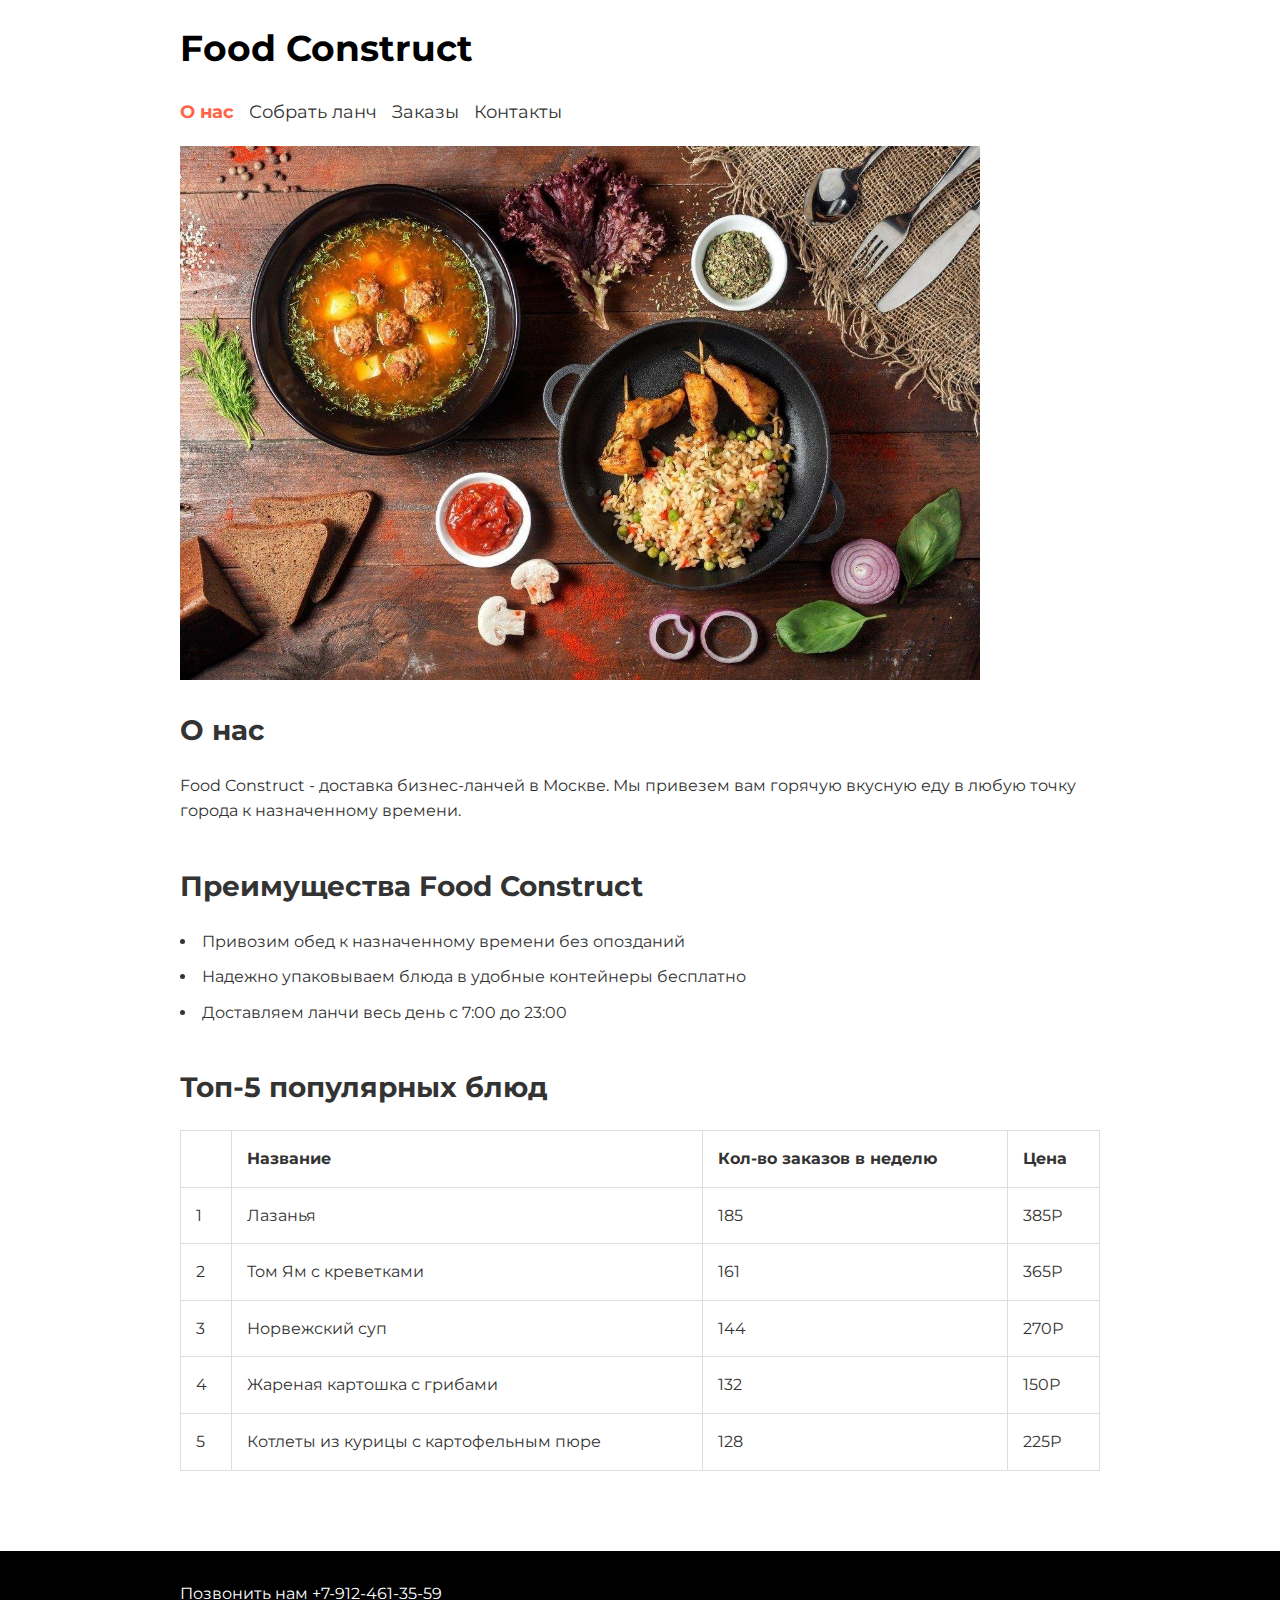
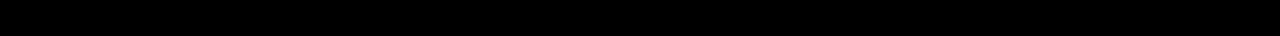
<file: index.html>
<!DOCTYPE html>
<html lang="ru">
<head>
    <meta charset="UTF-8">
    <meta name="viewport" content="width=device-width, initial-scale=1.0">
    <title>Food Construct - Доставка бизнес-ланчей</title>
    <link rel="preconnect" href="https://fonts.googleapis.com">
    <link rel="preconnect" href="https://fonts.gstatic.com" crossorigin>
    <link href="https://fonts.googleapis.com/css2?family=Montserrat:wght@400;700&display=swap" rel="stylesheet">
    <link rel="stylesheet" href="style.css">
</head>
<body>

    <header class="header">
        <div class="container">
            <h1>Food Construct</h1>
            <nav>
                <a href="index.html" id="active">О нас</a>
                <a href="lunch.html">Собрать ланч</a>
                <a href="#">Заказы</a>
                <a href="#contacts">Контакты</a>
            </nav>
        </div>
    </header>

    <main class="main">
        <div class="container">
            <section class="about-us">
                <img src="images/bizneslanch.jpg" alt="Разнообразные блюда бизнес-ланча">
                <h2>О нас</h2>
                <p>Food Construct - доставка бизнес-ланчей в Москве. Мы привезем вам горячую вкусную еду в любую точку города к назначенному времени.</p>
            </section>

            <section class="advantages">
                <h2>Преимущества Food Construct</h2>
                <ul>
                    <li>Привозим обед к назначенному времени без опозданий</li>
                    <li>Надежно упаковываем блюда в удобные контейнеры бесплатно</li>
                    <li>Доставляем ланчи весь день с 7:00 до 23:00</li>
                </ul>
            </section>

            <section class="popular-dishes">
                <h2>Топ-5 популярных блюд</h2>
                <table>
                    <thead>
                        <tr>
                            <th></th>
                            <th>Название</th>
                            <th>Кол-во заказов в неделю</th>
                            <th>Цена</th>
                        </tr>
                    </thead>
                    <tbody>
                        <tr>
                            <td>1</td>
                            <td>Лазанья</td>
                            <td>185</td>
                            <td>385Р</td>
                        </tr>
                        <tr>
                            <td>2</td>
                            <td>Том Ям с креветками</td>
                            <td>161</td>
                            <td>365Р</td>
                        </tr>
                        <tr>
                            <td>3</td>
                            <td>Норвежский суп</td>
                            <td>144</td>
                            <td>270Р</td>
                        </tr>
                        <tr>
                            <td>4</td>
                            <td>Жареная картошка с грибами</td>
                            <td>132</td>
                            <td>150Р</td>
                        </tr>
                        <tr>
                            <td>5</td>
                            <td>Котлеты из курицы с картофельным пюре</td>
                            <td>128</td>
                            <td>225Р</td>
                        </tr>
                    </tbody>
                </table>
            </section>
        </div>
    </main>

    <footer class="footer" id="contacts">
        <div class="container">
            <p>Позвонить нам <a href="tel:+79124613559">+7-912-461-35-59</a></p>
        </div>
    </footer>

</body>
</html>
</file>
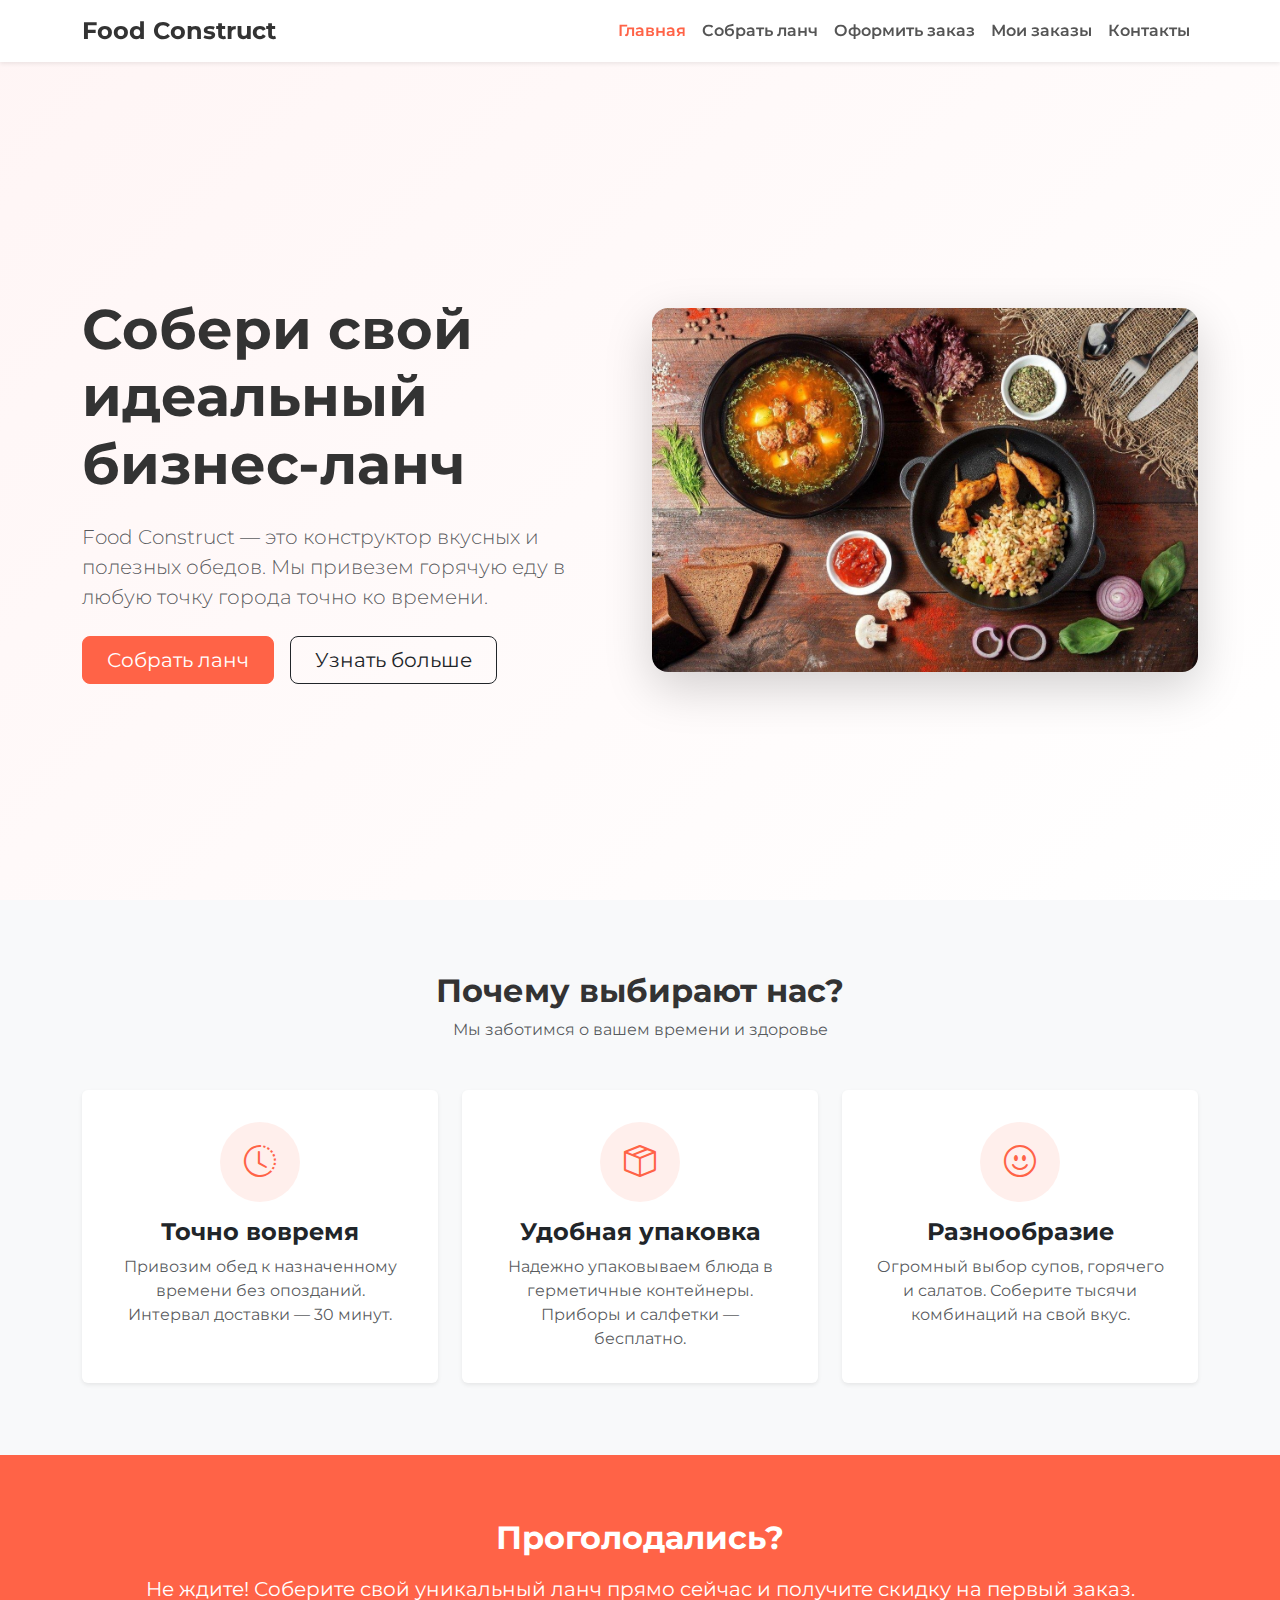
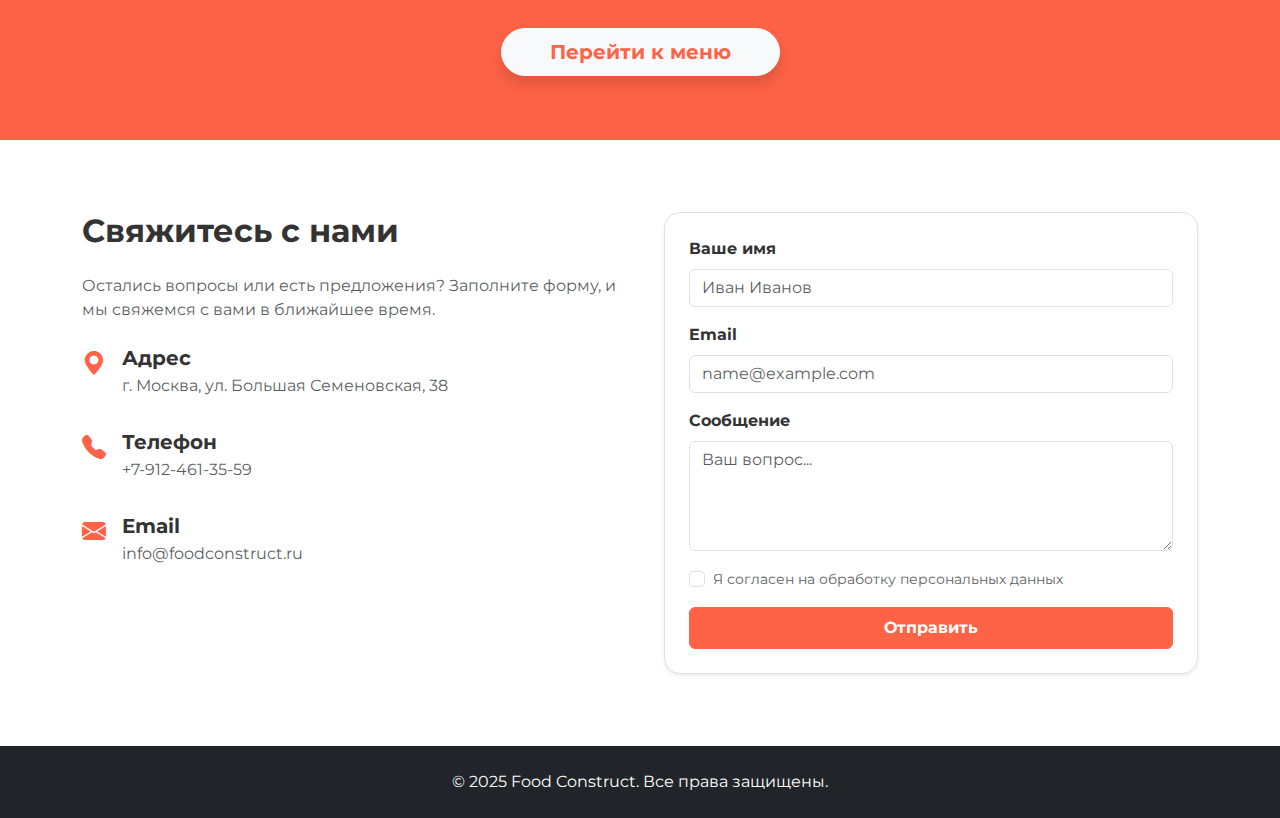
<file: landing.html>
<!DOCTYPE html>
<html lang="ru">
<head>
    <meta charset="UTF-8">
    <meta name="viewport" content="width=device-width, initial-scale=1.0">
    <title>Food Construct - Лендинг</title>
    <link rel="preconnect" href="https://fonts.googleapis.com">
    <link rel="preconnect" href="https://fonts.gstatic.com" crossorigin>
    <link href="https://fonts.googleapis.com/css2?family=Montserrat:wght@400;600;700&display=swap" rel="stylesheet">
    
    <!-- Подключение Bootstrap -->
    <link href="https://cdn.jsdelivr.net/npm/bootstrap@5.3.0/dist/css/bootstrap.min.css" rel="stylesheet">
    <!-- Подключение иконок Bootstrap -->
    <link rel="stylesheet" href="https://cdn.jsdelivr.net/npm/bootstrap-icons@1.10.5/font/bootstrap-icons.css">
    
    <!-- Ваши кастомные стили для лендинга -->
    <link rel="stylesheet" href="landing.css">
</head>
<body>

    <!-- Навигация (Navbar) -->
    <nav class="navbar navbar-expand-lg fixed-top bg-white shadow-sm">
        <div class="container">
            <a class="navbar-brand fw-bold" href="landing.html">Food Construct</a>
            <button class="navbar-toggler" type="button" data-bs-toggle="collapse" data-bs-target="#navbarNav">
                <span class="navbar-toggler-icon"></span>
            </button>
            <div class="collapse navbar-collapse" id="navbarNav">
                <ul class="navbar-nav ms-auto">
                    <li class="nav-item"><a class="nav-link active" href="landing.html">Главная</a></li>
                    <li class="nav-item"><a class="nav-link" href="lunch.html">Собрать ланч</a></li>
                    <li class="nav-item"><a class="nav-link" href="order.html">Оформить заказ</a></li>
                    <li class="nav-item"><a class="nav-link" href="orders.html">Мои заказы</a></li>
                    <li class="nav-item"><a class="nav-link" href="#contacts">Контакты</a></li>
                </ul>
            </div>
        </div>
    </nav>

    <!-- 1. Hero Section -->
    <section class="hero-section d-flex align-items-center">
        <div class="container">
            <div class="row align-items-center">
                <div class="col-lg-6 order-2 order-lg-1">
                    <h1 class="display-4 fw-bold mb-4">Собери свой идеальный бизнес-ланч</h1>
                    <p class="lead mb-4 text-muted">
                        Food Construct — это конструктор вкусных и полезных обедов. 
                        Мы привезем горячую еду в любую точку города точно ко времени.
                    </p>
                    <div class="d-grid gap-2 d-md-flex justify-content-md-start">
                        <a href="lunch.html" class="btn btn-tomato btn-lg px-4 me-md-2">Собрать ланч</a>
                        <a href="#features" class="btn btn-outline-dark btn-lg px-4">Узнать больше</a>
                    </div>
                </div>
                <div class="col-lg-6 order-1 order-lg-2 mb-4 mb-lg-0 text-center">
                    <img src="images/bizneslanch.jpg" class="img-fluid rounded-4 shadow-lg hero-img" alt="Вкусный ланч">
                </div>
            </div>
        </div>
    </section>

    <!-- 2. Преимущества (Features) -->
    <section id="features" class="py-5 bg-light">
        <div class="container py-4">
            <div class="text-center mb-5">
                <h2 class="fw-bold">Почему выбирают нас?</h2>
                <p class="text-muted">Мы заботимся о вашем времени и здоровье</p>
            </div>
            
            <div class="row g-4">
                <!-- Карточка 1 -->
                <div class="col-md-4">
                    <div class="card h-100 border-0 shadow-sm p-3 text-center">
                        <div class="card-body">
                            <div class="feature-icon bg-tomato-soft text-tomato mb-3">
                                <i class="bi bi-clock-history fs-2"></i>
                            </div>
                            <h4 class="card-title fw-bold">Точно вовремя</h4>
                            <p class="card-text text-muted">Привозим обед к назначенному времени без опозданий. Интервал доставки — 30 минут.</p>
                        </div>
                    </div>
                </div>
                <!-- Карточка 2 -->
                <div class="col-md-4">
                    <div class="card h-100 border-0 shadow-sm p-3 text-center">
                        <div class="card-body">
                            <div class="feature-icon bg-tomato-soft text-tomato mb-3">
                                <i class="bi bi-box-seam fs-2"></i>
                            </div>
                            <h4 class="card-title fw-bold">Удобная упаковка</h4>
                            <p class="card-text text-muted">Надежно упаковываем блюда в герметичные контейнеры. Приборы и салфетки — бесплатно.</p>
                        </div>
                    </div>
                </div>
                <!-- Карточка 3 -->
                <div class="col-md-4">
                    <div class="card h-100 border-0 shadow-sm p-3 text-center">
                        <div class="card-body">
                            <div class="feature-icon bg-tomato-soft text-tomato mb-3">
                                <i class="bi bi-emoji-smile fs-2"></i>
                            </div>
                            <h4 class="card-title fw-bold">Разнообразие</h4>
                            <p class="card-text text-muted">Огромный выбор супов, горячего и салатов. Соберите тысячи комбинаций на свой вкус.</p>
                        </div>
                    </div>
                </div>
            </div>
        </div>
    </section>

    <!-- 3. Call to Action (CTA) -->
    <section class="cta-section py-5 bg-tomato text-white text-center">
        <div class="container py-3">
            <h2 class="fw-bold mb-3">Проголодались?</h2>
            <p class="fs-5 mb-4">Не ждите! Соберите свой уникальный ланч прямо сейчас и получите скидку на первый заказ.</p>
            <a href="lunch.html" class="btn btn-light btn-lg fw-bold text-tomato rounded-pill px-5 shadow">Перейти к меню</a>
        </div>
    </section>

    <!-- 4. Форма обратной связи и контакты -->
    <section id="contacts" class="py-5">
        <div class="container py-4">
            <div class="row g-5">
                <!-- Контактная информация -->
                <div class="col-lg-6">
                    <h2 class="fw-bold mb-4">Свяжитесь с нами</h2>
                    <p class="text-muted mb-4">Остались вопросы или есть предложения? Заполните форму, и мы свяжемся с вами в ближайшее время.</p>
                    
                    <div class="d-flex mb-3">
                        <div class="flex-shrink-0 text-tomato"><i class="bi bi-geo-alt-fill fs-4"></i></div>
                        <div class="ms-3">
                            <h5 class="fw-bold mb-1">Адрес</h5>
                            <p class="text-muted">г. Москва, ул. Большая Семеновская, 38</p>
                        </div>
                    </div>
                    
                    <div class="d-flex mb-3">
                        <div class="flex-shrink-0 text-tomato"><i class="bi bi-telephone-fill fs-4"></i></div>
                        <div class="ms-3">
                            <h5 class="fw-bold mb-1">Телефон</h5>
                            <p class="text-muted"><a href="tel:+79124613559" class="text-decoration-none text-muted">+7-912-461-35-59</a></p>
                        </div>
                    </div>

                    <div class="d-flex mb-3">
                        <div class="flex-shrink-0 text-tomato"><i class="bi bi-envelope-fill fs-4"></i></div>
                        <div class="ms-3">
                            <h5 class="fw-bold mb-1">Email</h5>
                            <p class="text-muted">info@foodconstruct.ru</p>
                        </div>
                    </div>
                </div>

                <!-- Форма -->
                <div class="col-lg-6">
                    <form class="p-4 border rounded-4 shadow-sm bg-white">
                        <div class="mb-3">
                            <label for="feedbackName" class="form-label fw-bold">Ваше имя</label>
                            <input type="text" class="form-control" id="feedbackName" placeholder="Иван Иванов">
                        </div>
                        <div class="mb-3">
                            <label for="feedbackEmail" class="form-label fw-bold">Email</label>
                            <input type="email" class="form-control" id="feedbackEmail" placeholder="name@example.com">
                        </div>
                        <div class="mb-3">
                            <label for="feedbackMessage" class="form-label fw-bold">Сообщение</label>
                            <textarea class="form-control" id="feedbackMessage" rows="4" placeholder="Ваш вопрос..."></textarea>
                        </div>
                        <div class="mb-3 form-check">
                            <input type="checkbox" class="form-check-input" id="checkTerms">
                            <label class="form-check-label text-muted small" for="checkTerms">Я согласен на обработку персональных данных</label>
                        </div>
                        <button type="submit" class="btn btn-tomato w-100 py-2 fw-bold">Отправить</button>
                    </form>
                </div>
            </div>
        </div>
    </section>

    <!-- Footer -->
    <footer class="bg-dark text-white py-4 text-center">
        <div class="container">
            <p class="mb-0">&copy; 2025 Food Construct. Все права защищены.</p>
        </div>
    </footer>

    <!-- Bootstrap JS Bundle -->
    <script src="https://cdn.jsdelivr.net/npm/bootstrap@5.3.0/dist/js/bootstrap.bundle.min.js"></script>
</body>
</html>
</file>
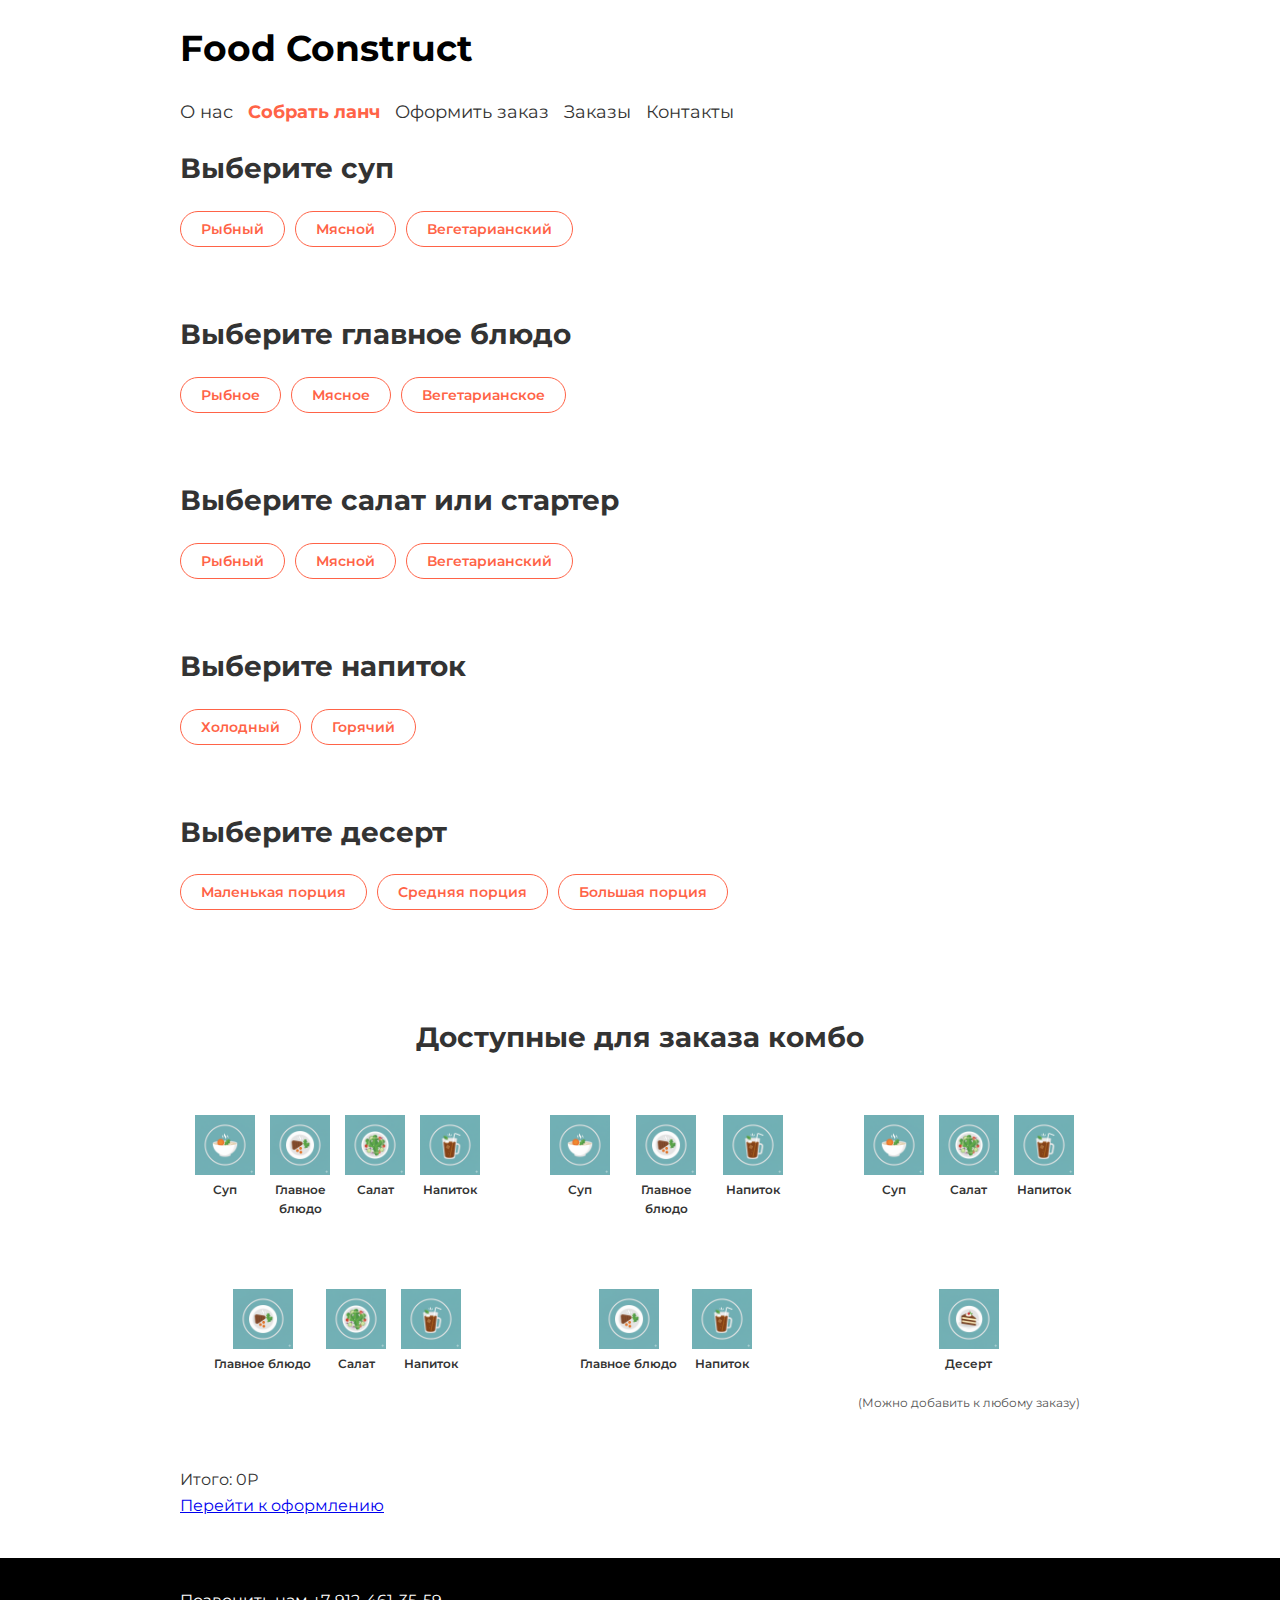
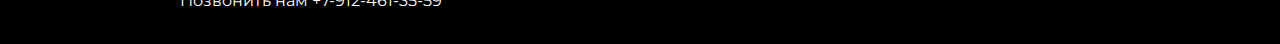
<file: lunch.html>
<!DOCTYPE html>
<html lang="ru">
<head>
    <meta charset="UTF-8">
    <meta name="viewport" content="width=device-width, initial-scale=1.0">
    <title>Собрать ланч - Food Construct</title>
    <link rel="preconnect" href="https://fonts.googleapis.com">
    <link rel="preconnect" href="https://fonts.gstatic.com" crossorigin>
    <link href="https://fonts.googleapis.com/css2?family=Montserrat:wght@400;700&display=swap" rel="stylesheet">
    
    <link rel="stylesheet" href="style.css">
    <link rel="stylesheet" href="lunch-styles.css">
</head>
<body>
    <header class="header">
    <div class="container">
        <h1>Food Construct</h1>
        <nav>
            <a href="index.html">О нас</a>
            <a href="lunch.html" id="active">Собрать ланч</a>
            <a href="order.html">Оформить заказ</a>
            <a href="orders.html">Заказы</a>
            <a href="#contacts">Контакты</a>
        </nav>
    </div>
    </header>

    <main class="main">
        <div class="container">
            
            <!-- Секции меню (Супы, Главное, Салаты и т.д.) -->
            <section class="menu-section" data-category="soup">
                <h2>Выберите суп</h2>
                <div class="filters-container">
                    <button class="filter-btn" data-kind="fish">Рыбный</button>
                    <button class="filter-btn" data-kind="meat">Мясной</button>
                    <button class="filter-btn" data-kind="veg">Вегетарианский</button>
                </div>
                <div class="dishes-grid" id="soups-grid"></div>
            </section>
            
            <section class="menu-section" data-category="main">
                <h2>Выберите главное блюдо</h2>
                <div class="filters-container">
                    <button class="filter-btn" data-kind="fish">Рыбное</button>
                    <button class="filter-btn" data-kind="meat">Мясное</button>
                    <button class="filter-btn" data-kind="veg">Вегетарианское</button>
                </div>
                <div class="dishes-grid" id="main-dishes-grid"></div>
            </section>

            <section class="menu-section" data-category="salad">
                <h2>Выберите салат или стартер</h2>
                <div class="filters-container">
                    <button class="filter-btn" data-kind="fish">Рыбный</button>
                    <button class="filter-btn" data-kind="meat">Мясной</button>
                    <button class="filter-btn" data-kind="veg">Вегетарианский</button>
                </div>
                <div class="dishes-grid" id="salads-grid"></div>
            </section>

            <section class="menu-section" data-category="drink">
                <h2>Выберите напиток</h2>
                <div class="filters-container">
                    <button class="filter-btn" data-kind="cold">Холодный</button>
                    <button class="filter-btn" data-kind="hot">Горячий</button>
                </div>
                <div class="dishes-grid" id="drinks-grid"></div>
            </section>

            <section class="menu-section" data-category="dessert">
                <h2>Выберите десерт</h2>
                <div class="filters-container">
                    <button class="filter-btn" data-kind="small">Маленькая порция</button>
                    <button class="filter-btn" data-kind="medium">Средняя порция</button>
                    <button class="filter-btn" data-kind="large">Большая порция</button>
                </div>
                <div class="dishes-grid" id="desserts-grid"></div>
            </section>

        </div>

        <section class="combo-section">
            <div class="container">
                <h2>Доступные для заказа комбо</h2>
                <div class="combo-grid">
                    
                    <!-- Комбо 1 -->
                    <div class="combo-item">
                        <div class="combo-dish"><img src="images/icon_soup.png" alt="Суп"><span>Суп</span></div>
                        <div class="combo-dish"><img src="images/icon_main.png" alt="Главное"><span>Главное блюдо</span></div>
                        <div class="combo-dish"><img src="images/icon_salad.png" alt="Салат"><span>Салат</span></div>
                        <div class="combo-dish"><img src="images/icon_drink.png" alt="Напиток"><span>Напиток</span></div>
                    </div>

                    <!-- Комбо 2 -->
                    <div class="combo-item">
                        <div class="combo-dish"><img src="images/icon_soup.png" alt="Суп"><span>Суп</span></div>
                        <div class="combo-dish"><img src="images/icon_main.png" alt="Главное"><span>Главное блюдо</span></div>
                        <div class="combo-dish"><img src="images/icon_drink.png" alt="Напиток"><span>Напиток</span></div>
                    </div>

                    <!-- Комбо 3 -->
                    <div class="combo-item">
                        <div class="combo-dish"><img src="images/icon_soup.png" alt="Суп"><span>Суп</span></div>
                        <div class="combo-dish"><img src="images/icon_salad.png" alt="Салат"><span>Салат</span></div>
                        <div class="combo-dish"><img src="images/icon_drink.png" alt="Напиток"><span>Напиток</span></div>
                    </div>

                    <!-- Комбо 4 -->
                    <div class="combo-item">
                        <div class="combo-dish"><img src="images/icon_main.png" alt="Главное"><span>Главное блюдо</span></div>
                        <div class="combo-dish"><img src="images/icon_salad.png" alt="Салат"><span>Салат</span></div>
                        <div class="combo-dish"><img src="images/icon_drink.png" alt="Напиток"><span>Напиток</span></div>
                    </div>

                    <!-- Комбо 5 -->
                    <div class="combo-item">
                        <div class="combo-dish"><img src="images/icon_main.png" alt="Главное"><span>Главное блюдо</span></div>
                        <div class="combo-dish"><img src="images/icon_drink.png" alt="Напиток"><span>Напиток</span></div>
                    </div>

                    <!-- Десерт -->
                    <div class="combo-item combo-dessert">
                        <div class="combo-dish"><img src="images/icon_dessert.png" alt="Десерт"><span>Десерт</span></div>
                        <p class="dessert-note">(Можно добавить к любому заказу)</p>
                    </div>
                </div>
            </div>
        </section>
        
        <!-- Панель перехода к оформлению заказа -->
        <div class="order-bar-wrapper">
            <div class="container">
                <div class="order-bar" id="order-bar">
                    <div class="order-bar-info">
                        <span>Итого:</span>
                        <span id="order-total-price">0Р</span>
                    </div>
                    <a href="order.html" class="btn btn-submit" id="order-link">Перейти к оформлению</a>
                </div>
            </div>
        </div>
    </main>

    <footer class="footer" id="contacts">
        <div class="container">
            <p>Позвонить нам <a href="tel:+79124613559">+7-912-461-35-59</a></p>
        </div>
    </footer>

    <script src="scripts.js"></script>

</body>
</html>
</file>
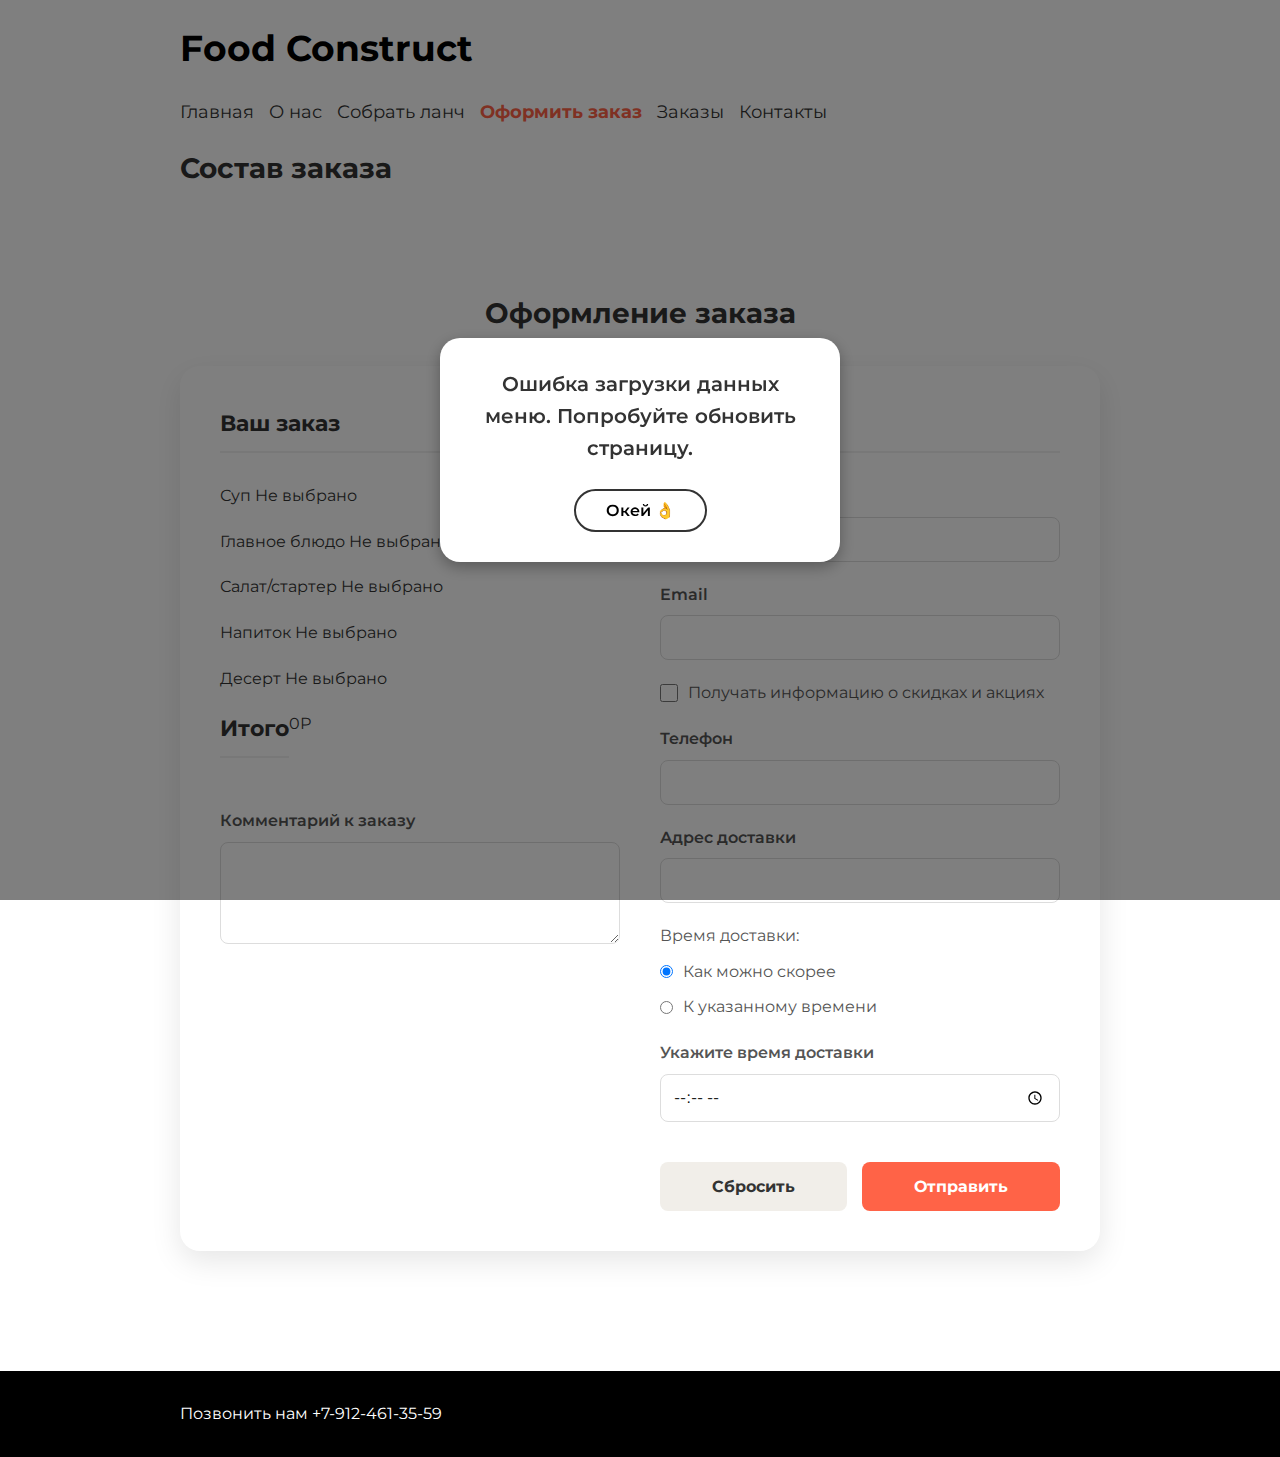
<file: order.html>
<!DOCTYPE html>
<html lang="ru">
<head>
    <meta charset="UTF-8">
    <meta name="viewport" content="width=device-width, initial-scale=1.0">
    <title>Оформление заказа - Food Construct</title>
    <link rel="preconnect" href="https://fonts.googleapis.com">
    <link rel="preconnect" href="https://fonts.gstatic.com" crossorigin>
    <link href="https://fonts.googleapis.com/css2?family=Montserrat:wght@400;700&display=swap" rel="stylesheet">
    
    <link rel="stylesheet" href="style.css">
    <link rel="stylesheet" href="lunch-styles.css">
    <link rel="stylesheet" href="form-styles.css"> <!-- Стили формы переиспользуем -->
</head>
<body>
    <header class="header">
    <div class="container">
        <h1>Food Construct</h1>
        <nav>
            <a href="landing.html">Главная</a>
            <a href="index.html">О нас</a>
            <a href="lunch.html">Собрать ланч</a>
            <a href="order.html" id="active">Оформить заказ</a>
            <a href="orders.html">Заказы</a>
            <a href="#contacts">Контакты</a>
        </nav>
    </div>
    </header>

    <main class="main">
        <div class="container">
            
            <!-- Секция: Состав заказа -->
            <section class="order-list-section">
                <h2>Состав заказа</h2>
                <div class="dishes-grid" id="order-items-grid">
                    <!-- Сюда добавляем с помощью js карточки -->
                </div>
                <p id="empty-cart-message" style="display: none; text-align: center; font-size: 18px;">
                    Ничего не выбрано. Чтобы добавить блюда в заказ, перейдите на страницу <a href="lunch.html" style="color: tomato;">Собрать ланч</a>.
                </p>
            </section>

            <!-- Секция: Форма оформления -->
            <section class="order-form-section">
                <h2>Оформление заказа</h2>
                <form class="order-form" id="order-form">
                    
                    <!-- Левая колонка: Итоговый список -->
                    <div class="form-block client-order">
                        <h3>Ваш заказ</h3>
                        
                        <div class="order-summary-item">
                            <span>Суп</span>
                            <span id="summary-soup">Не выбрано</span>
                        </div>
                        <div class="order-summary-item">
                            <span>Главное блюдо</span>
                            <span id="summary-main-course">Не выбрано</span>
                        </div>
                        <div class="order-summary-item">
                            <span>Салат/стартер</span>
                            <span id="summary-salad">Не выбрано</span>
                        </div>
                        <div class="order-summary-item">
                            <span>Напиток</span>
                            <span id="summary-drink">Не выбрано</span>
                        </div>
                        <div class="order-summary-item">
                            <span>Десерт</span>
                            <span id="summary-dessert">Не выбрано</span>
                        </div>

                        <div class="total-cost" id="total-cost-container" style="display: flex;">
                            <h3>Итого</h3>
                            <p id="total-cost-value">0Р</p>
                        </div>
                        
                        <div class="form-group" style="margin-top: 20px;">
                            <label for="comment">Комментарий к заказу</label>
                            <textarea name="comment" id="comment" rows="4"></textarea>
                        </div>
                    </div>

                    <!-- Правая колонка: Данные клиента -->
                    <div class="form-block client-data">
                        <h3>Ваши данные</h3>
                        <div class="form-group">
                            <label for="name">Имя</label>
                            <input type="text" id="name" name="full_name" required>
                        </div>
                        <div class="form-group">
                            <label for="email">Email</label>
                            <input type="email" id="email" name="email" required>
                        </div>
                        <div class="form-group checkbox-group">
                            <input type="checkbox" id="subscribe" name="subscribe">
                            <label for="subscribe">Получать информацию о скидках и акциях</label>
                        </div>
                        <div class="form-group">
                            <label for="phone">Телефон</label>
                            <input type="tel" id="phone" name="phone" required>
                        </div>
                        <div class="form-group">
                            <label for="address">Адрес доставки</label>
                            <input type="text" id="address" name="delivery_address" required>
                        </div>
                        
                        <div class="form-group radio-group">
                            <label>Время доставки:</label>
                            <div>
                                <input type="radio" id="asap" name="delivery_type" value="now" required checked>
                                <label for="asap">Как можно скорее</label>
                            </div>
                            <div>
                                <input type="radio" id="specific-time" name="delivery_type" value="by_time">
                                <label for="specific-time">К указанному времени</label>
                            </div>
                        </div>
                        
                        <div class="form-group">
                            <label for="delivery-time">Укажите время доставки</label>
                            <input type="time" id="delivery-time" name="delivery_time" min="07:00" max="23:00" step="300">
                        </div>

                        <div class="form-buttons">
                            <button type="button" class="btn btn-reset">Сбросить</button>
                            <button type="submit" class="btn btn-submit">Отправить</button>
                        </div>
                    </div>
                </form>
            </section>

        </div>
    </main>

    <footer class="footer" id="contacts">
        <div class="container">
            <p>Позвонить нам <a href="tel:+79124613559">+7-912-461-35-59</a></p>
        </div>
    </footer>

    <script src="order-scripts.js"></script>

</body>
</html>
</file>
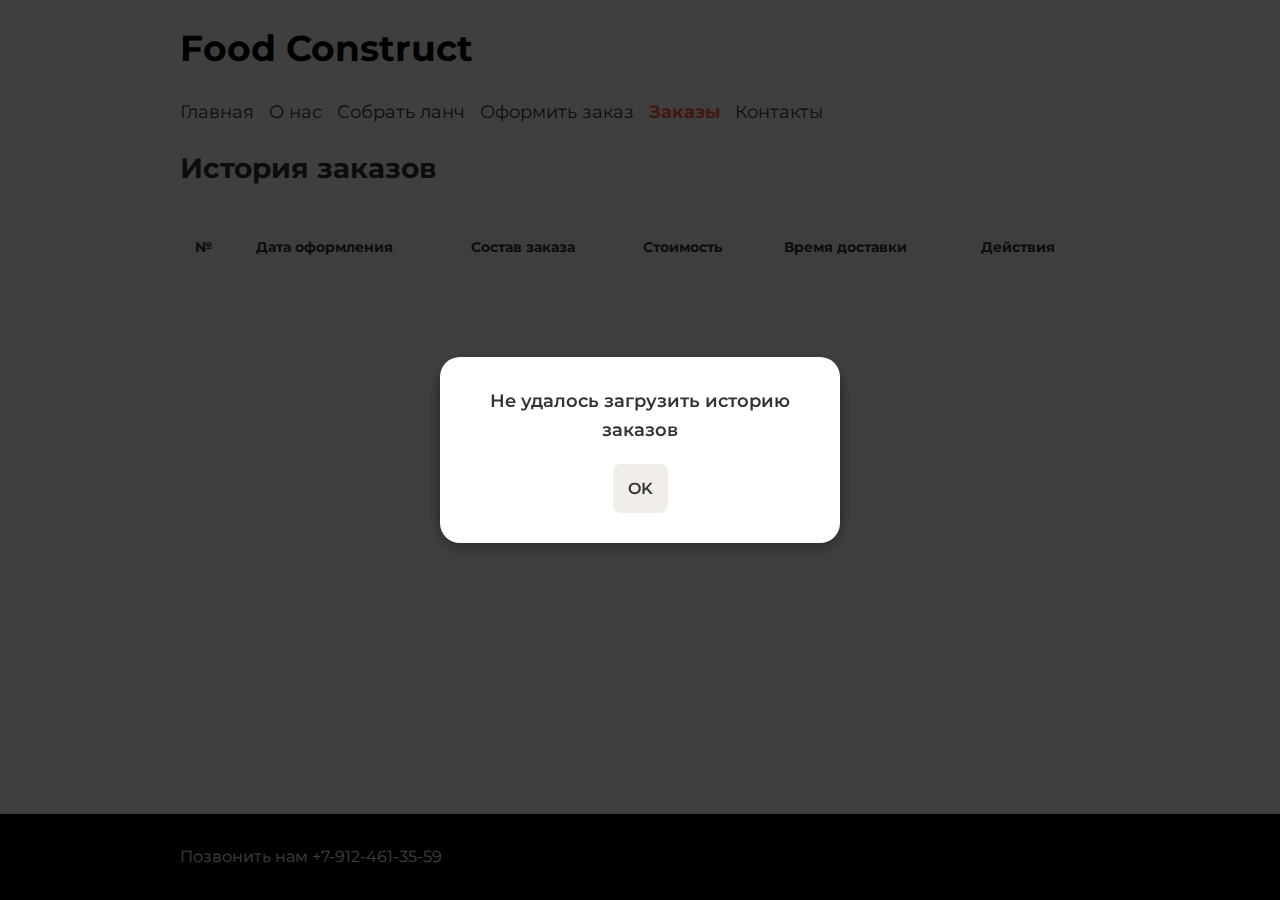
<file: orders.html>
<!DOCTYPE html>
<html lang="ru">
<head>
    <meta charset="UTF-8">
    <meta name="viewport" content="width=device-width, initial-scale=1.0">
    <title>История заказов - Food Construct</title>
    <link rel="preconnect" href="https://fonts.googleapis.com">
    <link rel="preconnect" href="https://fonts.gstatic.com" crossorigin>
    <link href="https://fonts.googleapis.com/css2?family=Montserrat:wght@400;600;700&display=swap" rel="stylesheet">
    
    <link rel="stylesheet" href="style.css">
    <link rel="stylesheet" href="form-styles.css"> <!-- Для модального окна редактирования -->
    <link rel="stylesheet" href="orders.css">
</head>
<body>
    <header class="header">
    <div class="container">
        <h1>Food Construct</h1>
        <nav>
            <a href="landing.html">Главная</a>
            <a href="index.html">О нас</a>
            <a href="lunch.html">Собрать ланч</a>
            <a href="order.html">Оформить заказ</a>
            <a href="orders.html" id="active">Заказы</a>
            <a href="#contacts">Контакты</a>
        </nav>
    </div>
    </header>

    <main class="main">
        <div class="container">
            <section class="orders-section">
                <h2>История заказов</h2>
                
                <div class="table-wrapper">
                    <table class="orders-table">
                        <thead>
                            <tr>
                                <th>№</th>
                                <th>Дата оформления</th>
                                <th>Состав заказа</th>
                                <th>Стоимость</th>
                                <th>Время доставки</th>
                                <th>Действия</th>
                            </tr>
                        </thead>
                        <tbody id="orders-tbody">
                            <!-- Сюда с помощью JS добавляем заказы -->
                        </tbody>
                    </table>
                </div>
                <p id="no-orders-msg" style="display:none; text-align: center;">История заказов пуста.</p>
            </section>
        </div>
    </main>

    <!-- Модальное окно: Просмотр (View) -->
    <div class="modal" id="view-modal">
        <div class="modal-content">
            <span class="close-btn" data-modal="view-modal">&times;</span>
            <h3>Детали заказа</h3>
            
            <div class="modal-info-grid">
                <p><strong>Дата оформления:</strong> <span id="view-date"></span></p>
                
                <h4>Данные о доставке</h4>
                <p><strong>Имя:</strong> <span id="view-name"></span></p>
                <p><strong>Адрес:</strong> <span id="view-address"></span></p>
                <p><strong>Телефон:</strong> <span id="view-phone"></span></p>
                <p><strong>Email:</strong> <span id="view-email"></span></p>
                <p><strong>Время доставки:</strong> <span id="view-time"></span></p>

                <h4>Комментарий</h4>
                <p id="view-comment">Нет комментария</p>

                <h4>Состав заказа</h4>
                <ul id="view-dishes-list"></ul>
                
                <div class="modal-total-cost">
                    <span>Итого:</span>
                    <span id="view-total">0Р</span>
                </div>
            </div>

            <div class="modal-footer">
                <button class="btn btn-secondary close-action" data-modal="view-modal">ОК</button>
            </div>
        </div>
    </div>

    <!-- Модальное окно: Удаление (Delete) -->
    <div class="modal" id="delete-modal">
        <div class="modal-content small-modal">
            <span class="close-btn" data-modal="delete-modal">&times;</span>
            <h3>Удаление заказа</h3>
            <p>Вы уверены, что хотите удалить этот заказ? Отменить это действие будет невозможно.</p>
            <div class="modal-footer">
                <button class="btn btn-secondary close-action" data-modal="delete-modal">Отмена</button>
                <button class="btn btn-danger" id="confirm-delete-btn">Да, удалить</button>
            </div>
        </div>
    </div>

    <!-- Модальное окно: Редактирование (Edit) -->
    <div class="modal" id="edit-modal">
        <div class="modal-content">
            <span class="close-btn" data-modal="edit-modal">&times;</span>
            <h3>Редактирование заказа</h3>
            
            <form id="edit-form" class="order-form" style="padding: 0; box-shadow: none;">
                <!-- Данные подгружаются скриптом -->
                <div class="form-block" style="width: 100%;">
                    <div class="form-group">
                        <label for="edit-name">Имя</label>
                        <input type="text" id="edit-name" name="full_name" required>
                    </div>
                    <div class="form-group">
                        <label for="edit-email">Email</label>
                        <input type="email" id="edit-email" name="email" required>
                    </div>
                    <div class="form-group">
                        <label for="edit-phone">Телефон</label>
                        <input type="tel" id="edit-phone" name="phone" required>
                    </div>
                    <div class="form-group">
                        <label for="edit-address">Адрес доставки</label>
                        <input type="text" id="edit-address" name="delivery_address" required>
                    </div>
                    
                    <div class="form-group radio-group">
                        <label>Время доставки:</label>
                        <div>
                            <input type="radio" id="edit-asap" name="delivery_type" value="now">
                            <label for="edit-asap">Как можно скорее</label>
                        </div>
                        <div>
                            <input type="radio" id="edit-time" name="delivery_type" value="by_time">
                            <label for="edit-time">К указанному времени</label>
                        </div>
                    </div>
                    
                    <div class="form-group">
                        <label for="edit-delivery-time">Время доставки</label>
                        <input type="time" id="edit-delivery-time" name="delivery_time" min="07:00" max="23:00" step="300">
                    </div>

                    <div class="form-group">
                        <label for="edit-comment">Комментарий</label>
                        <textarea id="edit-comment" name="comment" rows="3"></textarea>
                    </div>
                </div>

                <div class="modal-footer">
                    <button type="button" class="btn btn-secondary close-action" data-modal="edit-modal">Отмена</button>
                    <button type="submit" class="btn btn-submit">Сохранить</button>
                </div>
            </form>
        </div>
    </div>

    <footer class="footer" id="contacts">
        <div class="container">
            <p>Позвонить нам <a href="tel:+79124613559">+7-912-461-35-59</a></p>
        </div>
    </footer>

    <script src="orders-scripts.js"></script>
</body>
</html>
</file>
<file: style.css>
/* общий стиль */
* {
    box-sizing: border-box;
    margin: 0;
    padding: 0;
}

/* стили для всего тела документа */
body {
    display: flex;
    flex-direction: column; /* основные блоки (header, main, footer) выстраиваются в колонку */
    min-height: 100vh;
    font-family: 'Montserrat', sans-serif;
    color: #333; 
    line-height: 1.6;
}

/* стили для основного контента */
main {
    flex-grow: 1; /* main занимает всё доступное пространство, чтобы прижать футер */
}

/* класс для центрирования сайта*/
.container {
    max-width: 960px;
    margin: 0 auto;
    padding: 0 20px;
}

/* стили для шапки сайта */
.header {
    padding: 20px 0;
}

.header h1 {
    font-size: 36px;
    color: #000;
    margin-bottom: 20px;
}

.header nav {
    display: flex;
    flex-wrap: wrap; /* разрешить перенос элементов на новую строку, если они не помещаются */
    gap: 15px;
}

.header nav a {
    text-decoration: none;
    font-family: 'Montserrat', sans-serif;
    font-size: 18px;
    color: #333;
    transition: color 0.3s; /* когда меняется свойство color, сделать переход, длительность 0.3с */
}

.header nav a:hover {
    color: tomato;
}

/* стиль для активной вкладки меню */
.header nav a#active {
    color: tomato;
    font-weight: 700;
}


/* стили для основных блоков сайта */
.main .container section {
    margin-bottom: 40px;
}

.main h2 {
    font-size: 28px;
    margin-bottom: 20px;
    font-weight: 700;
}

/* блок "О нас" */
.about-us img {
    width: 100%;
    height: auto;
    margin-bottom: 20px;
    max-width: 800px;
}

.about-us p {
    font-size: 16px;
}

/* блок "Преимущества" */
.advantages ul {
    list-style-position: inside; /* маркеры списка будут внутри блока, чтобы выглядело красивее */
    font-size: 16px;
}

.advantages li {
    margin-bottom: 10px;
}

/* стили для таблицы */
.popular-dishes table {
    width: 100%;
    border-collapse: collapse; /* убрать двойные рамки между ячейками */
    text-align: left; /* Выравнивание текста в ячейках по левому краю */
}

.popular-dishes th, .popular-dishes td {
    padding: 15px;
    border: 1px solid #ddd;
    font-size: 16px;
}

/* стили для футера */
.footer {
    background-color: black;
    color: white;
    padding: 30px 0;
    margin-top: 40px;
    font-size: 16px;
}


.footer a {
    text-decoration: none;
    font-family: 'Montserrat', sans-serif;
    font-size: 16px;
    color: white;
    transition: color 0.3s;
}

.footer a:hover {
    color: tomato;
}

/* Адаптивность */

/* ширина экрана до 800px */
@media (max-width: 800px) {
    .header h1 {
        text-align: center;
    }
    
    .header nav {
        justify-content: space-between; /* распределяем ссылки по краям */
    }

    /* главная страница */
    .about-us img {
        width: 500px;
    }
}

/* ширина экрана до 600px */
@media (max-width: 600px) {
    .header nav {
        flex-direction: column; /* навигация становится вертикальной */
        align-items: center;
        gap: 10px;
    }

    .header nav a {
        font-size: 22px; /* увеличиваем шрифт */
    }

    .main h2 {
        text-align: center;
    }

    /* главная страница */
    .about-us img {
        width: 100%; /* картинка занимает всю ширину контейнера */
    }

    .popular-dishes th, .popular-dishes td {
        font-size: 14px; /* уменьшаем шрифт в таблице */
    }
}

/* ширина экрана до 400px */
@media (max-width: 400px) {
    .popular-dishes th, .popular-dishes td {
        font-size: 12px; /* уменьшаем шрифт в таблице */
        padding: 8px;
    }
}
</file>
<file: landing.css>
/* Основной шрифт */
body {
    font-family: 'Montserrat', sans-serif;
    color: #333;
}

/* Настройка Navbar */
.navbar-brand {
    font-size: 24px;
    color: #333;
}

.nav-link {
    font-weight: 600;
    color: #555;
    transition: color 0.3s;
}

.nav-link:hover,
.nav-link.active {
    color: tomato !important;
}

/* Hero Section */
.hero-section {
    min-height: 100vh;
    padding-top: 80px;
    background: linear-gradient(135deg, #fff5f5 0%, #ffffff 100%);
}

.hero-img {
    max-height: 400px;
    object-fit: cover;
    width: 100%;
}

/* Кнопки цвета Tomato */
.bg-tomato {
    background-color: tomato !important;
}

.text-tomato {
    color: tomato !important;
}

.bg-tomato-soft {
    background-color: rgba(255, 99, 71, 0.1);
    width: 80px;
    height: 80px;
    border-radius: 50%;
    display: flex;
    align-items: center;
    justify-content: center;
    margin: 0 auto;
}

.btn-tomato {
    background-color: tomato;
    color: white;
    border: 1px solid tomato;
    transition: all 0.3s ease;
}

.btn-tomato:hover {
    background-color: #e05a4f;
    border-color: #e05a4f;
    color: white;
}

/* Анимация при наведении на карточки */
.card {
    transition: transform 0.3s ease, box-shadow 0.3s ease;
}

.card:hover {
    transform: translateY(-5px);
    box-shadow: 0 10px 20px rgba(0,0,0,0.1) !important;
}

/* Кастомизация полей ввода */
.form-control:focus {
    border-color: tomato;
    box-shadow: 0 0 0 0.25rem rgba(255, 99, 71, 0.25);
}

.form-check-input:checked {
    background-color: tomato;
    border-color: tomato;
}
</file>
<file: lunch-styles.css>
/* сетка для блюд */
.dishes-grid {
    display: grid;
    grid-template-columns: repeat(3, 1fr);
    gap: 20px;
}

/* карточка блюда */
.dish-card {
    background-color: white;
    border-radius: 35px;
    padding: 30px 40px;
    filter: drop-shadow(17px 19px 24px rgba(0, 0, 0, 0.13));
    cursor: pointer;
    border: 2px solid transparent;
    display: flex;
    flex-direction: column;
    transition: border-color 0.3s ease;
}

.dish-card:hover {
    border-color: tomato;
}

.dish-card img {
    width: 100%;
    height: auto;
    border-radius: 35px;
    margin-bottom: 15px;
    object-fit: cover;
}

/* блок с информацией о блюде */
.dish-info {
    flex-grow: 1;
}

.dish-price {
    font-size: 20px;
    font-weight: 700;
    margin-bottom: 5px;
}

.dish-name {
    font-size: 18px;
    font-weight: 700;
    margin-bottom: 5px;
}

.dish-weight {
    color: #888;
    margin-bottom: 15px;
}

.add-button {
    background-color: #f1eee9;
    border: none;
    padding: 10px 30px;
    border-radius: 10px;
    cursor: pointer;
    font-family: 'Montserrat', sans-serif;
    font-size: 16px;
    margin-top: auto;
    transition: background-color 0.3s, color 0.3s;
}

/* стили для кнопки при наведении на карточку */
.dish-card:hover .add-button {
    background-color: tomato;
    color: white;
}

/* Стили для блока с фильтрами */
.filters-container {
    display: flex;
    gap: 10px;
    margin-bottom: 25px;
    flex-wrap: wrap; 
}

.filter-btn {
    padding: 8px 20px;
    background-color: transparent;
    border: 1px solid tomato;
    border-radius: 20px;
    color: tomato;
    font-family: 'Montserrat', sans-serif;
    font-size: 14px;
    font-weight: 600;
    cursor: pointer;
    transition: all 0.3s ease;
}

.filter-btn:hover {
    background-color: rgba(255, 99, 71, 0.1);
}

.filter-btn.active {
    background-color: tomato;
    color: white;
}

/* Стили для секции Combo */
.combo-section {
    padding: 40px 0;
    background-color: #fff;
    text-align: center;
}

.combo-section h2 {
    font-size: 28px;
    font-weight: 700;
    margin-bottom: 40px;
}

.combo-grid {
    display: grid;
    grid-template-columns: repeat(3, 1fr);
    gap: 40px;
}

.combo-item {
    display: flex;
    justify-content: center;
    gap: 15px;
    padding: 15px;
    background: #fff;
}

.combo-dish {
    display: flex;
    flex-direction: column;
    align-items: center;
    gap: 5px;
}

.combo-dish img {
    width: 60px;
    height: 60px;
    object-fit: contain;
    transition: transform 0.3s ease;
}

.combo-dish img:hover {
    transform: translateY(-5px) scale(1.1);
}

.combo-dish span {
    font-size: 12px;
    font-weight: 600;
    color: #333;
}

.combo-dessert {
    flex-direction: column;
    align-items: center;
}

.dessert-note {
    font-size: 12px;
    color: #555;
    margin-top: 5px;
}

/* Стили для модального уведомления */
.modal-overlay {
    position: fixed;
    top: 0;
    left: 0;
    width: 100%;
    height: 100%;
    background-color: rgba(0, 0, 0, 0.5);
    display: flex;
    justify-content: center;
    align-items: center;
    z-index: 1000;
}

.modal-container {
    background-color: white;
    padding: 30px 40px;
    border-radius: 20px;
    box-shadow: 0 5px 15px rgba(0,0,0,0.3);
    text-align: center;
    max-width: 400px;
    width: 90%;
}

.modal-text {
    font-size: 20px;
    font-weight: 600;
    margin-bottom: 25px;
    font-family: 'Montserrat', sans-serif;
}

.modal-btn {
    background-color: white;
    border: 2px solid #333;
    padding: 10px 30px;
    font-size: 16px;
    font-weight: 600;
    border-radius: 30px;
    cursor: pointer;
    transition: all 0.3s ease;
    font-family: 'Montserrat', sans-serif;
}

.modal-btn:hover {
    background-color: #333;
    color: white;
}

/* Класс для выбранного блюда */
.dish-card.active-card {
    border: 2px solid tomato;
}

/* Убедимся, что кнопка внутри карточки тоже реагирует, если нужно */
.dish-card {
    cursor: pointer; /* Курсор указывает, что кликабельна вся карточка */
}


/* Адаптивность */

@media (max-width: 800px) {
    .dishes-grid {
        grid-template-columns: repeat(2, 1fr);
    }

    .combo-grid {
        grid-template-columns: repeat(2, 1fr);
    }
}

@media (max-width: 600px) {
    .dishes-grid {
        grid-template-columns: 1fr;
    }
    
    .dish-card {
        padding: 20px;
    }

    .combo-grid {
        grid-template-columns: 1fr;
    }
}
</file>
<file: form-styles.css>
/* Стили для секции с формой заказа */
.order-form-section {
    padding: 40px 0;
    background-color: white;
}

.order-form-section h2 {
    text-align: center;
    font-size: 28px;
    margin-bottom: 30px;
}

/* Контейнер формы */
.order-form {
    display: flex;
    gap: 40px;
    background-color: #fff;
    padding: 40px;
    border-radius: 20px;
    box-shadow: 0 10px 30px rgba(0, 0, 0, 0.1);
}

/* Блоки внутри формы (колонки) */
.form-block {
    flex: 1; /* Каждая колонка занимает равное пространство */
    display: flex;
    flex-direction: column;
    gap: 20px;
}

.form-block h3 {
    font-size: 22px;
    margin-bottom: 10px;
    font-weight: 700;
    border-bottom: 2px solid #f0f0f0;
    padding-bottom: 10px;
}

/* Группа элементов (label + input) */
.form-group {
    display: flex;
    flex-direction: column;
}

.form-group label {
    margin-bottom: 8px;
    font-size: 16px;
    font-weight: 600;
    color: #555;
}

/* Стилизация полей ввода и селектов */
.form-block input[type="text"],
.form-block input[type="email"],
.form-block input[type="tel"],
.form-block input[type="time"],
.form-block select,
.form-block textarea {
    width: 100%;
    padding: 12px;
    border: 1px solid #ddd;
    border-radius: 8px;
    font-family: 'Montserrat', sans-serif;
    font-size: 16px;
    transition: border-color 0.3s;
}

.form-block input:focus,
.form-block select:focus,
.form-block textarea:focus {
    outline: none;
    border-color: tomato;
    box-shadow: 0 0 5px rgba(255, 99, 71, 0.5);
}

.form-block textarea {
    resize: vertical; /* Разрешить изменять высоту */
}

/* Группа для чекбокса */
.checkbox-group {
    flex-direction: row;
    align-items: center;
    gap: 10px;
}

.checkbox-group input[type="checkbox"] {
    width: 18px;
    height: 18px;
}

.checkbox-group label {
    margin-bottom: 0;
    font-weight: 400;
}

/* Группа для радиокнопок */
.radio-group {
    display: flex;
    flex-direction: column;
    gap: 10px;
}

.radio-group div {
    display: flex;
    align-items: center;
    gap: 10px;
}

.radio-group label {
    margin-bottom: 0;
    font-weight: 400;
}


/* Контейнер для кнопок */
.form-buttons {
    display: flex;
    gap: 15px;
    margin-top: 20px;
}

/* Общие стили для кнопок */
.btn {
    flex-grow: 1;
    padding: 15px;
    font-family: 'Montserrat', sans-serif;
    font-size: 16px;
    font-weight: 700;
    border: none;
    border-radius: 8px;
    cursor: pointer;
    transition: background-color 0.3s, color 0.3s, transform 0.2s;
}

/* Кнопка "Сбросить" */
.btn-reset {
    background-color: #f1eee9;
    color: #333;
}

.btn-reset:hover {
    background-color: #e0ddd7;
}

/* Кнопка "Заказать" */
.btn-submit {
    background-color: tomato;
    color: white;
}

.btn-submit:hover {
    background-color: #e05a4f;
}


/* Адаптивность для формы */
@media (max-width: 800px) {
    .order-form {
        flex-direction: column;
        padding: 20px;
    }
}
</file>
<file: orders.css>
/* Таблица заказов */
.orders-section h2 {
    margin-bottom: 30px;
    font-size: 28px;
    font-weight: 700;
}

.table-wrapper {
    overflow-x: auto; /* Прокрутка на мобильных */
}

.orders-table {
    width: 100%;
    border-collapse: collapse;
    background-color: white;
    border-radius: 10px;
    overflow: hidden;
    box-shadow: 0 5px 15px rgba(0,0,0,0.05);
}

.orders-table th, 
.orders-table td {
    padding: 15px;
    text-align: left;
    border-bottom: 1px solid #eee;
    font-size: 14px;
}

.orders-table th {
    background-color: #f9f9f9;
    font-weight: 700;
    color: #333;
}

.orders-table td {
    vertical-align: middle;
}

/* Кнопки действий в таблице */
.action-icons {
    display: flex;
    gap: 10px;
}

.action-btn {
    background: none;
    border: none;
    cursor: pointer;
    font-size: 18px;
    transition: transform 0.2s;
    padding: 5px;
}

.action-btn:hover {
    transform: scale(1.2);
}

/* Модальные окна */
.modal {
    display: none; /* Скрыто по умолчанию */
    position: fixed;
    z-index: 1000;
    left: 0;
    top: 0;
    width: 100%;
    height: 100%;
    overflow: auto;
    background-color: rgba(0,0,0,0.5);
    justify-content: center;
    align-items: center;
}

.modal.show {
    display: flex;
}

.modal-content {
    background-color: #fff;
    margin: auto;
    padding: 30px;
    border-radius: 20px;
    width: 90%;
    max-width: 600px;
    position: relative;
    box-shadow: 0 10px 30px rgba(0,0,0,0.2);
    animation: fadeIn 0.3s;
    max-height: 90vh;
    overflow-y: auto;
    display: flex;
    flex-direction: column;
}

.small-modal {
    max-width: 400px;
    text-align: center;
}

.close-btn {
    color: #aaa;
    float: right;
    font-size: 28px;
    font-weight: bold;
    cursor: pointer;
    position: absolute;
    right: 20px;
    top: 15px;
}

.close-btn:hover {
    color: tomato;
}

/* Стили внутри модальных окон */
.modal-info-grid h4 {
    margin-top: 20px;
    margin-bottom: 10px;
    border-bottom: 1px solid #eee;
    padding-bottom: 5px;
}

.modal-info-grid p {
    margin-bottom: 8px;
    font-size: 14px;
}

#view-dishes-list {
    list-style-type: disc;
    padding-left: 20px;
    margin-bottom: 15px;
}

.modal-total-cost {
    display: flex;
    justify-content: space-between;
    font-size: 18px;
    font-weight: 700;
    margin-top: 20px;
    border-top: 2px solid tomato;
    padding-top: 10px;
}

/* Стили для уведомлений (Notification Modal) */
.modal-overlay {
    position: fixed;
    top: 0;
    left: 0;
    width: 100%;
    height: 100%;
    background-color: rgba(0, 0, 0, 0.5);
    display: flex;
    justify-content: center;
    align-items: center;
    z-index: 2000;
}

.modal-container {
    background-color: white;
    padding: 30px;
    border-radius: 20px;
    text-align: center;
    box-shadow: 0 5px 15px rgba(0,0,0,0.3); /* Добавил тень для красоты */
    max-width: 400px; /* Ограничение ширины */
    width: 90%;
}

.modal-text {
    font-size: 18px;
    margin-bottom: 20px;
    font-weight: 600;
    color: #333;
}

/* Футер с кнопками */
.modal-footer {
    margin-top: 25px;
    display: flex;
    justify-content: center; /* Центрируем кнопки по горизонтали */
    align-items: center;
    gap: 15px;
    width: 100%;
}

/* Переопределяем стили кнопок внутри модального окна, чтобы они были маленькими */
.modal-footer .btn {
    padding: 8px 25px; /* Уменьшенные отступы внутри кнопки */
    font-size: 14px; /* Уменьшенный шрифт */
    flex-grow: 0; /* Запрещаем растягиваться на всю ширину */
    min-width: 120px; /* Минимальная ширина для аккуратности */
    border-radius: 6px; /* Чуть менее скругленные углы */
    height: auto; /* Автоматическая высота */
}

/* Цвета кнопок */
.btn-secondary {
    background-color: #f1eee9;
    color: #333;
    border: none;
    cursor: pointer;
    font-family: 'Montserrat', sans-serif;
    font-weight: 600;
    transition: background-color 0.3s;
}

.btn-secondary:hover {
    background-color: #e0ddd7;
}

.btn-danger {
    background-color: tomato;
    color: white;
    border: none;
    cursor: pointer;
    font-family: 'Montserrat', sans-serif;
    font-weight: 600;
    transition: background-color 0.3s;
}

.btn-danger:hover {
    background-color: #d1493e;
}

/* Анимация появления */
@keyframes fadeIn {
    from {opacity: 0; transform: translateY(-20px);}
    to {opacity: 1; transform: translateY(0);}
}

/* Адаптив */
@media (max-width: 600px) {
    .orders-table thead {
        display: none;
    }
    .orders-table, .orders-table tbody, .orders-table tr, .orders-table td {
        display: block;
        width: 100%;
    }
    .orders-table tr {
        margin-bottom: 15px;
        border: 1px solid #eee;
        border-radius: 10px;
        padding: 10px;
    }
    .orders-table td {
        padding: 5px 10px;
        border: none;
        text-align: right;
        display: flex;
        justify-content: space-between;
        align-items: center;
    }
    .orders-table td::before {
        content: attr(data-label);
        font-weight: 700;
        text-align: left;
        margin-right: 10px;
    }
    .action-icons {
        justify-content: flex-end;
    }
    
    /* На мобильных кнопки могут встать друг под друга, если места мало */
    .modal-footer {
        flex-wrap: wrap;
    }
}

#edit-form {
    flex-direction: column; 
    gap: 0;
}

/* Убираем лишние отступы у блока с полями, чтобы он занимал всю ширину */
#edit-form .form-block {
    width: 100% !important; /* Принудительно на всю ширину */
    margin-bottom: 20px;
}

/* На всякий случай убедимся, что футер тоже занимает всю ширину */
.modal-footer {
    width: 100%;
    margin-top: 20px;
}
</file>
